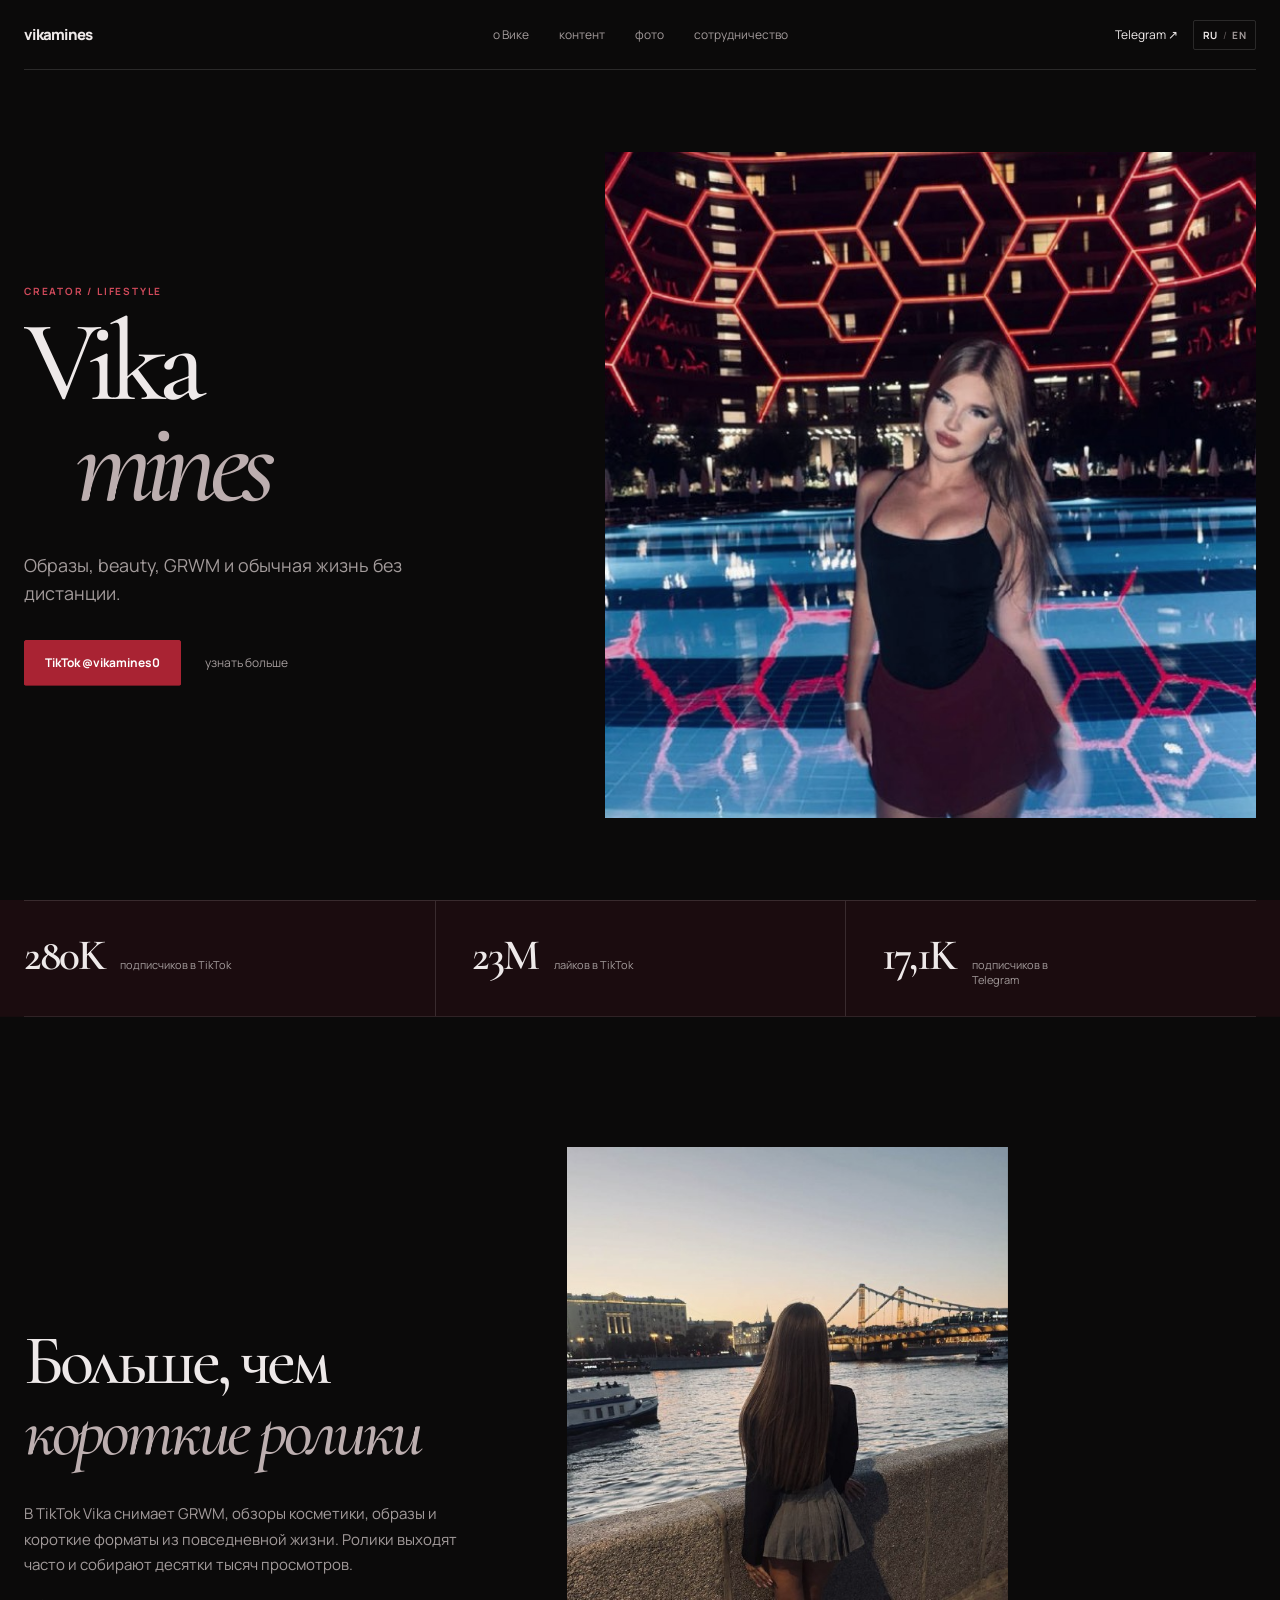
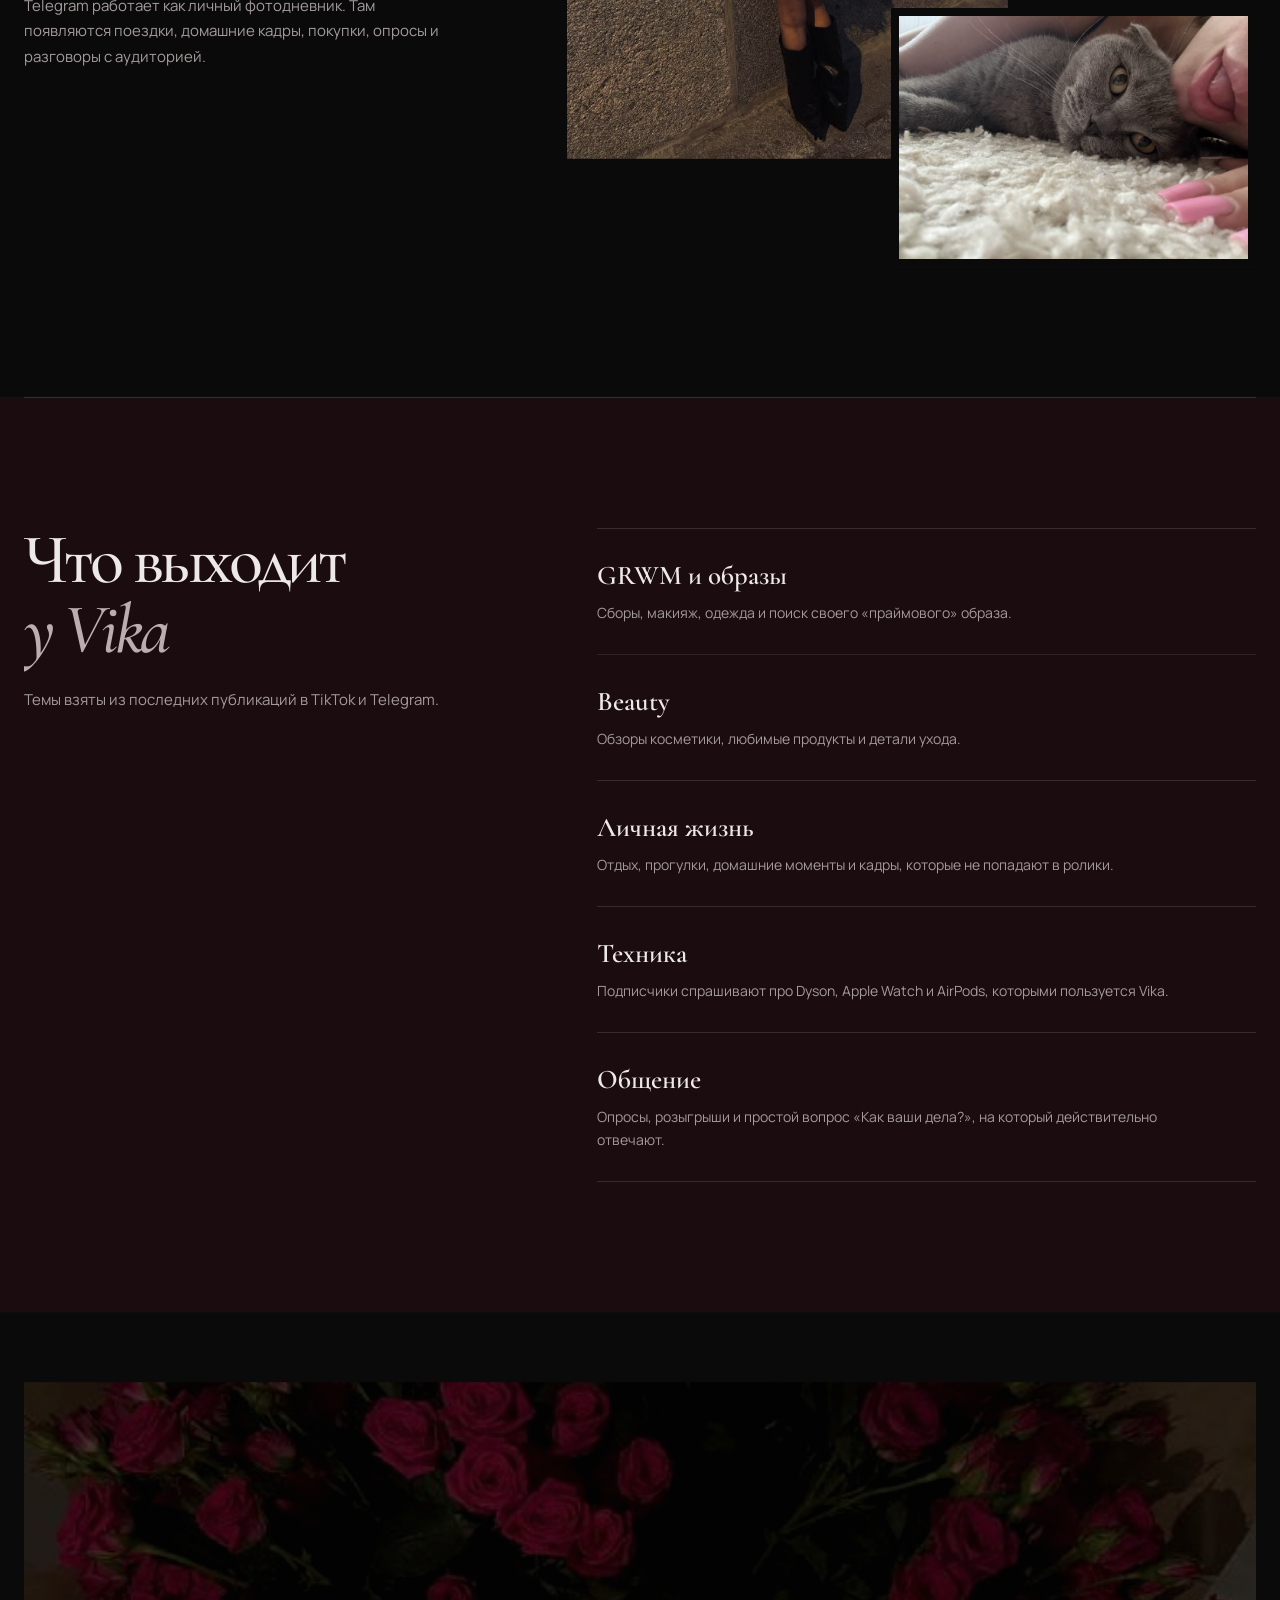
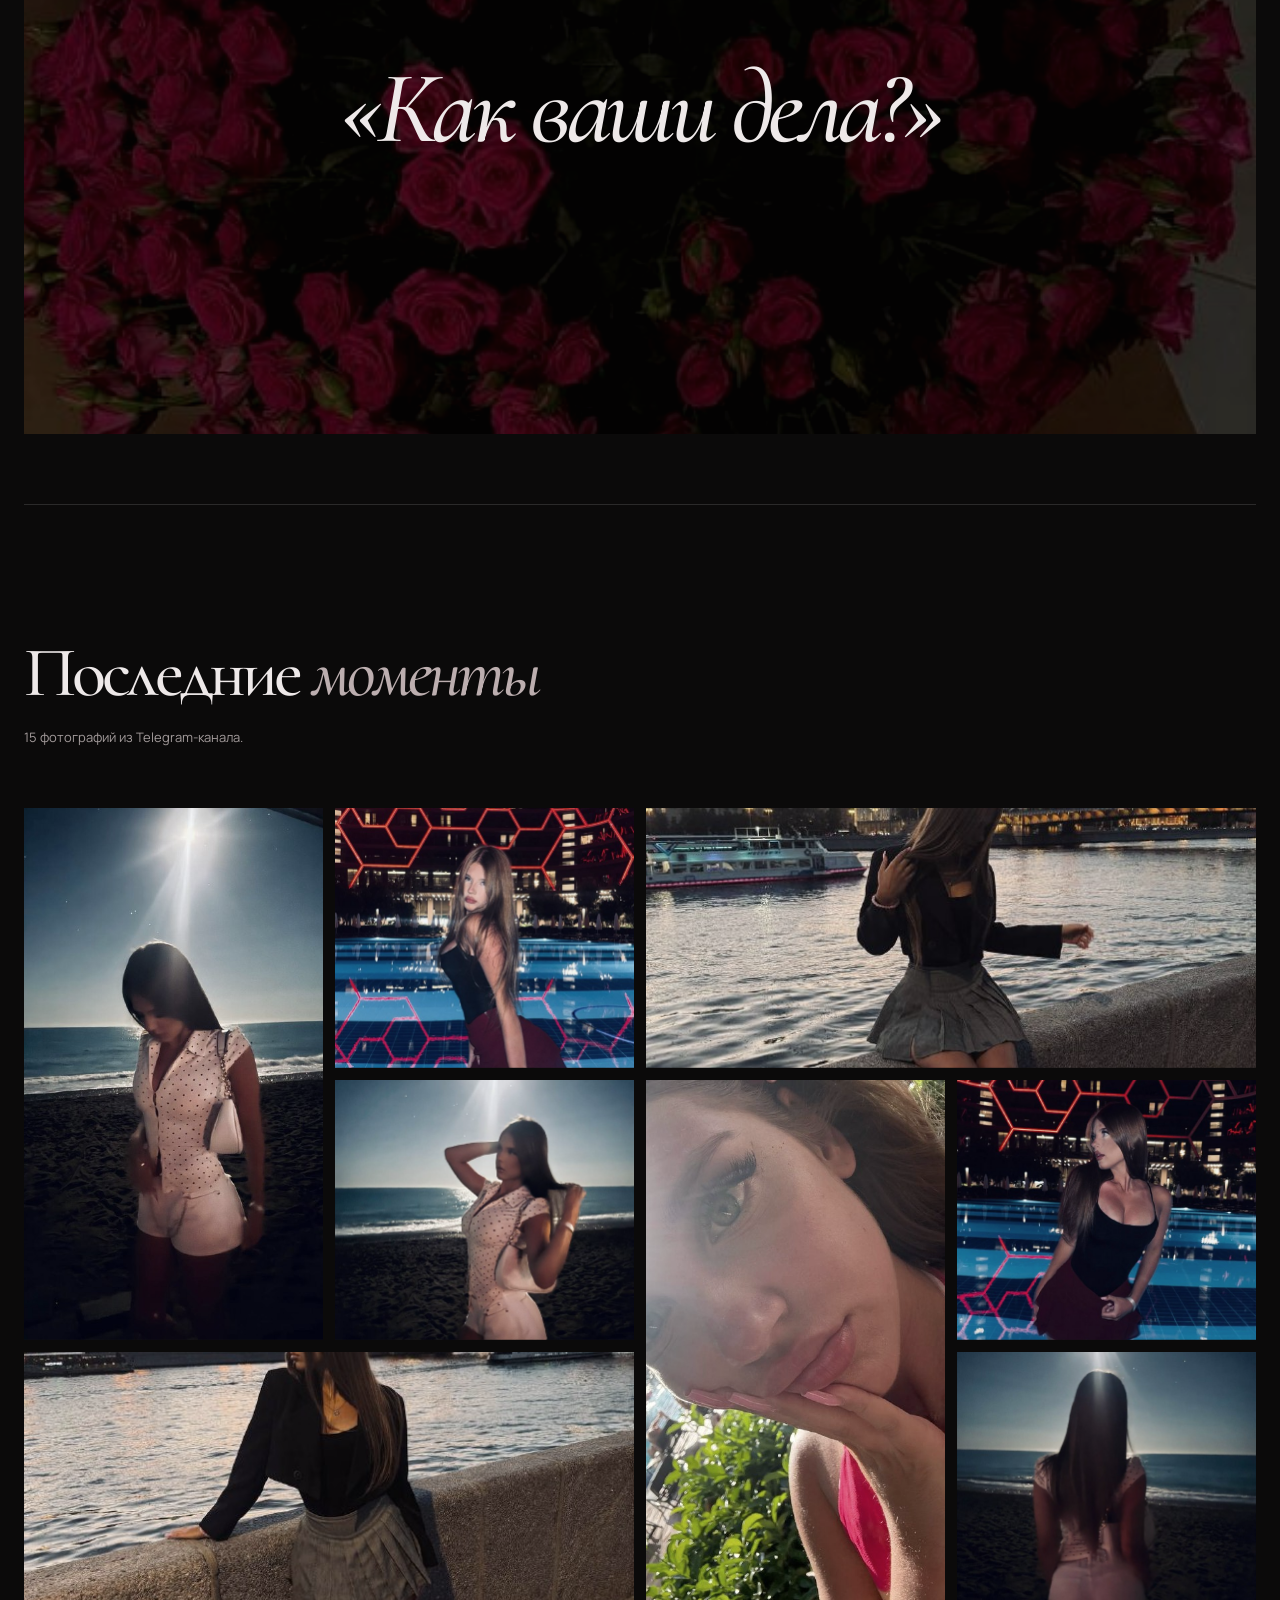
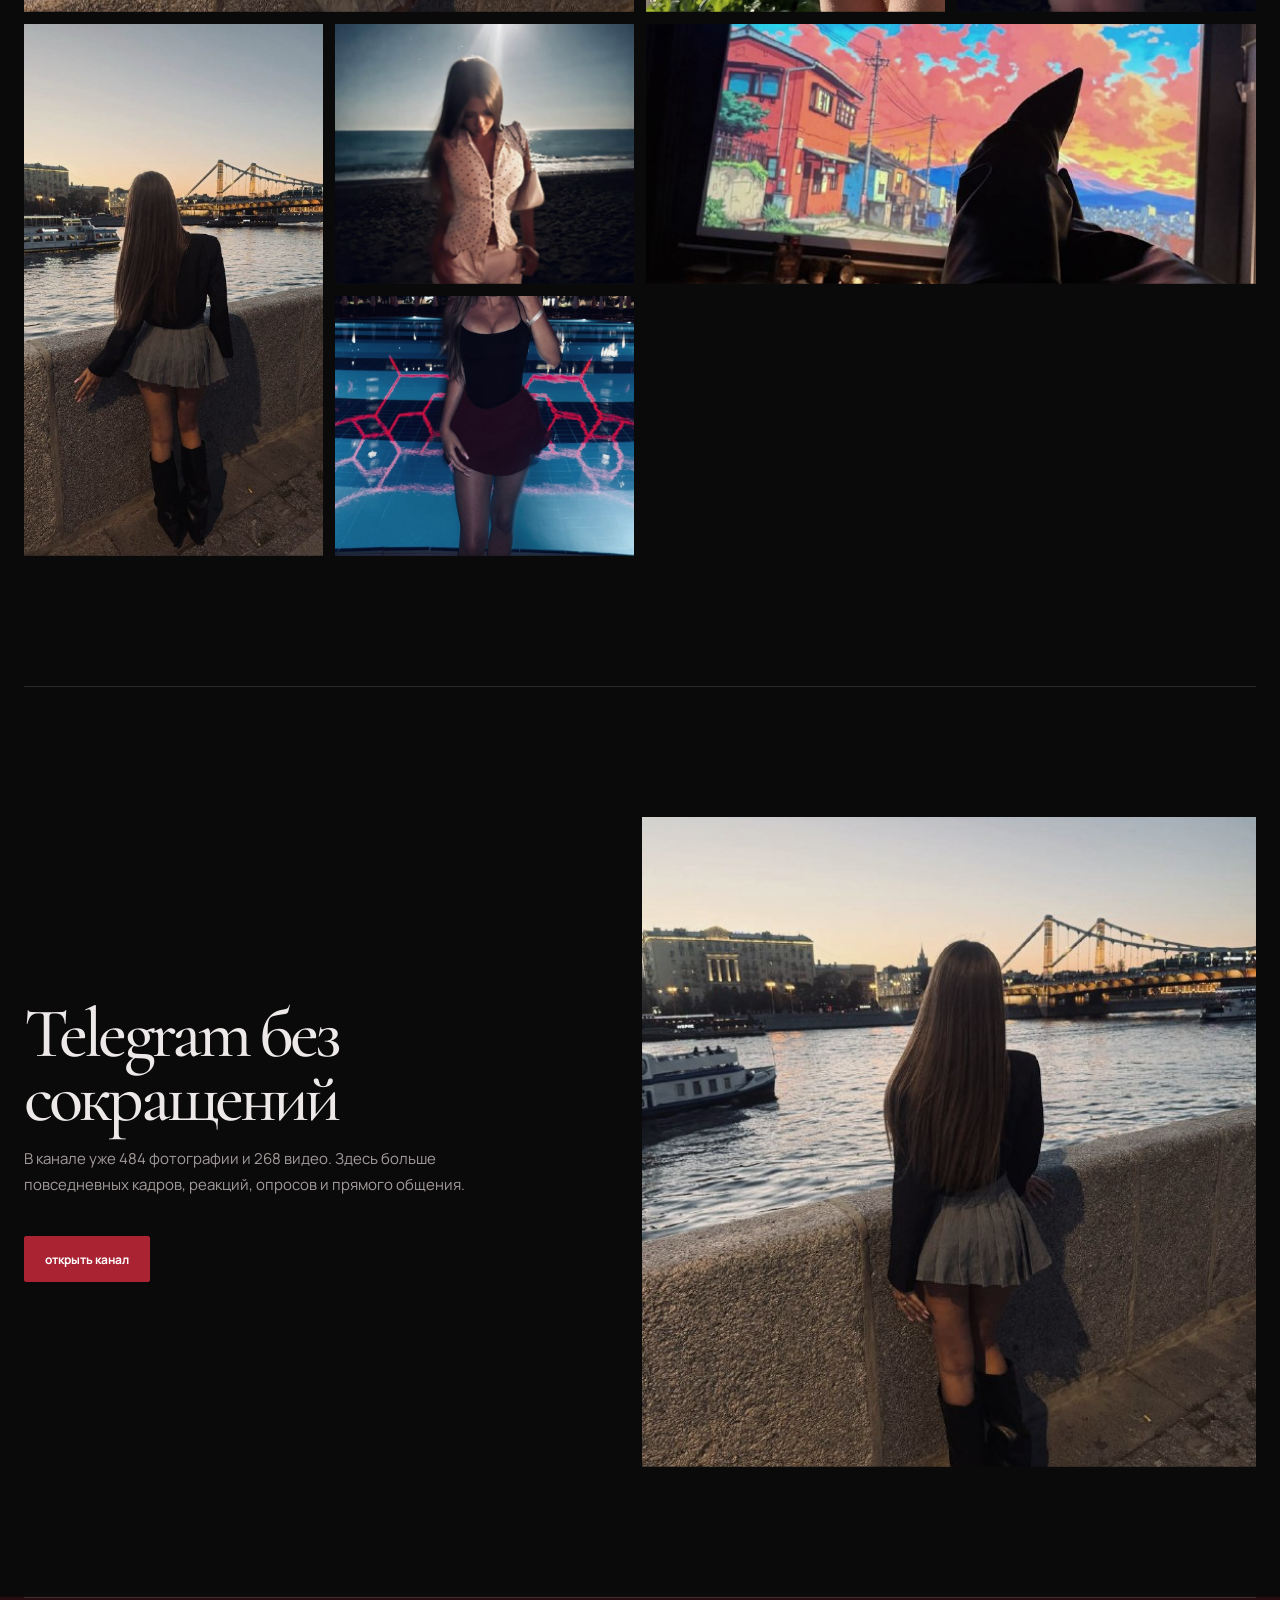
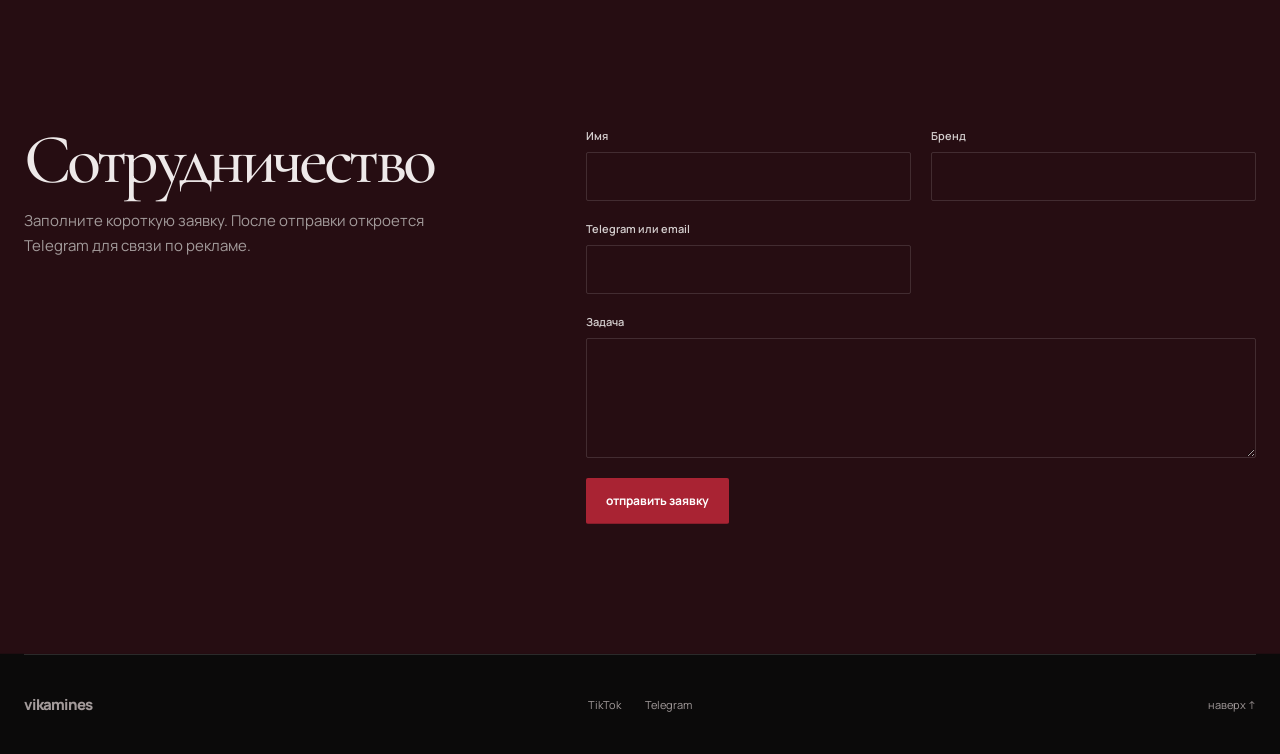
<file: index.html>
<!doctype html>
<html lang="ru">
<head>
  <meta charset="utf-8">
  <meta name="viewport" content="width=device-width, initial-scale=1">
  <meta name="description" content="Vikamines: TikTok, Telegram, образы, beauty и моменты из жизни">
  <title>Vikamines</title>
  <link rel="preload" href="assets/images/vika-6.jpg" as="image">
  <link rel="icon" href="favicon.jpg">
  <link rel="stylesheet" href="styles.css">
</head>
<body id="top">
  <div class="rose-rain" aria-hidden="true"></div>

  <header class="site-header">
    <a class="logo" href="#top">vikamines</a>
    <nav aria-label="Основная навигация">
      <a href="about.html" data-ru="о Вике" data-en="about">о Вике</a>
      <a href="services.html" data-ru="контент" data-en="content">контент</a>
      <a href="portfolio.html" data-ru="фото" data-en="photos">фото</a>
      <a href="contact.html" data-ru="сотрудничество" data-en="collabs">сотрудничество</a>
    </nav>
    <div class="header-tools">
      <a class="header-link" href="https://t.me/vikamines" target="_blank" rel="noreferrer">Telegram ↗</a>
      <button class="lang-button" type="button" data-lang-toggle aria-label="Switch language"><span data-lang-option="ru">RU</span><i aria-hidden="true">/</i><span data-lang-option="en">EN</span></button>
    </div>
  </header>

  <main>
    <section class="hero">
      <div class="hero-copy reveal-up">
        <p class="eyebrow">creator / lifestyle</p>
        <h1>Vika<em>mines</em></h1>
        <p class="hero-lead">Образы, beauty, GRWM и обычная жизнь без дистанции.</p>
        <div class="hero-actions">
          <a class="button" href="https://www.tiktok.com/@vikamines0" target="_blank" rel="noreferrer">TikTok @vikamines0</a>
          <a class="plain-link" href="#about">узнать больше</a>
        </div>
      </div>
      <figure class="hero-photo photo-reveal">
        <img src="assets/images/vika-6.jpg" alt="Vikamines у бассейна">
      </figure>
    </section>

    <section class="numbers" aria-label="Аудитория Vikamines">
      <div><strong>280K</strong><span>подписчиков в TikTok</span></div>
      <div><strong>23M</strong><span>лайков в TikTok</span></div>
      <div><strong>17,1K</strong><span>подписчиков в Telegram</span></div>
    </section>

    <section class="intro section" id="about">
      <div class="intro-copy reveal-left">
        <h2><span data-ru="Больше, чем" data-en="More than">Больше, чем</span> <em data-ru="короткие ролики" data-en="short videos">короткие ролики</em></h2>
        <p>В TikTok Vika снимает GRWM, обзоры косметики, образы и короткие форматы из повседневной жизни. Ролики выходят часто и собирают десятки тысяч просмотров.</p>
        <p>Telegram работает как личный фотодневник. Там появляются поездки, домашние кадры, покупки, опросы и разговоры с аудиторией.</p>
      </div>
      <div class="intro-photos">
        <figure class="media portrait photo-reveal"><img src="assets/images/vika-13.jpg" alt="Портрет Vikamines"></figure>
        <figure class="media landscape photo-reveal"><img src="assets/images/vika-12.jpg" alt="Vikamines с котом"></figure>
      </div>
    </section>

    <section class="content-section section" id="content">
      <div class="content-heading reveal-up">
        <h2><span data-ru="Что выходит" data-en="What Vika">Что выходит</span> <em data-ru="у Vika" data-en="posts">у Vika</em></h2>
        <p>Темы взяты из последних публикаций в TikTok и Telegram.</p>
      </div>
      <div class="content-list">
        <article class="reveal-left"><span>GRWM и образы</span><p>Сборы, макияж, одежда и поиск своего «праймового» образа.</p></article>
        <article class="reveal-right"><span>Beauty</span><p>Обзоры косметики, любимые продукты и детали ухода.</p></article>
        <article class="reveal-left"><span>Личная жизнь</span><p>Отдых, прогулки, домашние моменты и кадры, которые не попадают в ролики.</p></article>
        <article class="reveal-right"><span>Техника</span><p>Подписчики спрашивают про Dyson, Apple Watch и AirPods, которыми пользуется Vika.</p></article>
        <article class="reveal-left"><span>Общение</span><p>Опросы, розыгрыши и простой вопрос «Как ваши дела?», на который действительно отвечают.</p></article>
      </div>
    </section>

    <section class="rose-break section">
      <figure class="rose-photo photo-reveal"><img src="assets/images/vika-11.jpg" alt="Букет красных роз"></figure>
      <blockquote class="reveal-up">«Как ваши дела?»</blockquote>
    </section>

    <section class="gallery-section section" id="gallery">
      <div class="gallery-heading reveal-up">
        <h2><span data-ru="Последние" data-en="Latest">Последние</span> <em data-ru="моменты" data-en="moments">моменты</em></h2>
        <p>15 фотографий из Telegram-канала.</p>
      </div>
      <div class="masonry-gallery">
        <figure class="media tall photo-reveal"><img src="assets/images/vika-1.jpg" alt="Vikamines у моря"></figure>
        <figure class="media photo-reveal"><img src="assets/images/vika-9.jpg" alt="Вечерний образ Vikamines у бассейна"></figure>
        <figure class="media wide photo-reveal"><img src="assets/images/vika-14.jpg" alt="Vikamines на набережной"></figure>
        <figure class="media photo-reveal"><img src="assets/images/vika-2.jpg" alt="Летний образ Vikamines"></figure>
        <figure class="media tall photo-reveal"><img src="assets/images/vika-10.jpg" alt="Крупный портрет Vikamines"></figure>
        <figure class="media photo-reveal"><img src="assets/images/vika-7.jpg" alt="Vikamines вечером у бассейна"></figure>
        <figure class="media wide photo-reveal"><img src="assets/images/vika-15.jpg" alt="Vikamines у реки"></figure>
        <figure class="media photo-reveal"><img src="assets/images/vika-3.jpg" alt="Vikamines на пляже"></figure>
        <figure class="media tall photo-reveal"><img src="assets/images/vika-16.jpg" alt="Вечерняя прогулка Vikamines"></figure>
        <figure class="media photo-reveal"><img src="assets/images/vika-4.jpg" alt="Vikamines на фоне моря"></figure>
        <figure class="media wide photo-reveal"><img src="assets/images/vika-17.jpg" alt="Отдых Vikamines"></figure>
        <figure class="media photo-reveal"><img src="assets/images/vika-8.jpg" alt="Образ Vikamines у бассейна"></figure>
      </div>
    </section>

    <section class="telegram-section section">
      <div class="telegram-copy reveal-left">
        <h2>Telegram без сокращений</h2>
        <p>В канале уже 484 фотографии и 268 видео. Здесь больше повседневных кадров, реакций, опросов и прямого общения.</p>
        <a class="button" href="https://t.me/vikamines" target="_blank" rel="noreferrer">открыть канал</a>
      </div>
      <figure class="telegram-photo photo-reveal"><img src="assets/images/vika-13.jpg" alt="Vikamines крупным планом"></figure>
    </section>

    <section class="collab section" id="collab">
      <div class="collab-copy reveal-left">
        <h2>Сотрудничество</h2>
        <p>Заполните короткую заявку. После отправки откроется Telegram для связи по рекламе.</p>
      </div>
      <form class="collab-form reveal-right" data-collab-form>
        <label><span>Имя</span><input name="name" autocomplete="name" required></label>
        <label><span>Бренд</span><input name="brand" autocomplete="organization" required></label>
        <label><span>Telegram или email</span><input name="contact" required></label>
        <label><span>Задача</span><textarea name="brief" rows="4" required></textarea></label>
        <button class="button" type="submit">отправить заявку</button>
        <p class="form-status" role="status" aria-live="polite"></p>
      </form>
    </section>
  </main>

  <footer>
    <a class="logo" href="#top">vikamines</a>
    <div><a href="https://www.tiktok.com/@vikamines0" target="_blank" rel="noreferrer">TikTok</a><a href="https://t.me/vikamines" target="_blank" rel="noreferrer">Telegram</a></div>
    <a href="#top">наверх ↑</a>
  </footer>

  <script src="motion.js" defer></script>
  <script src="form.js" defer></script>
  <script src="lang.js" defer></script>
</body>
</html>
</file>
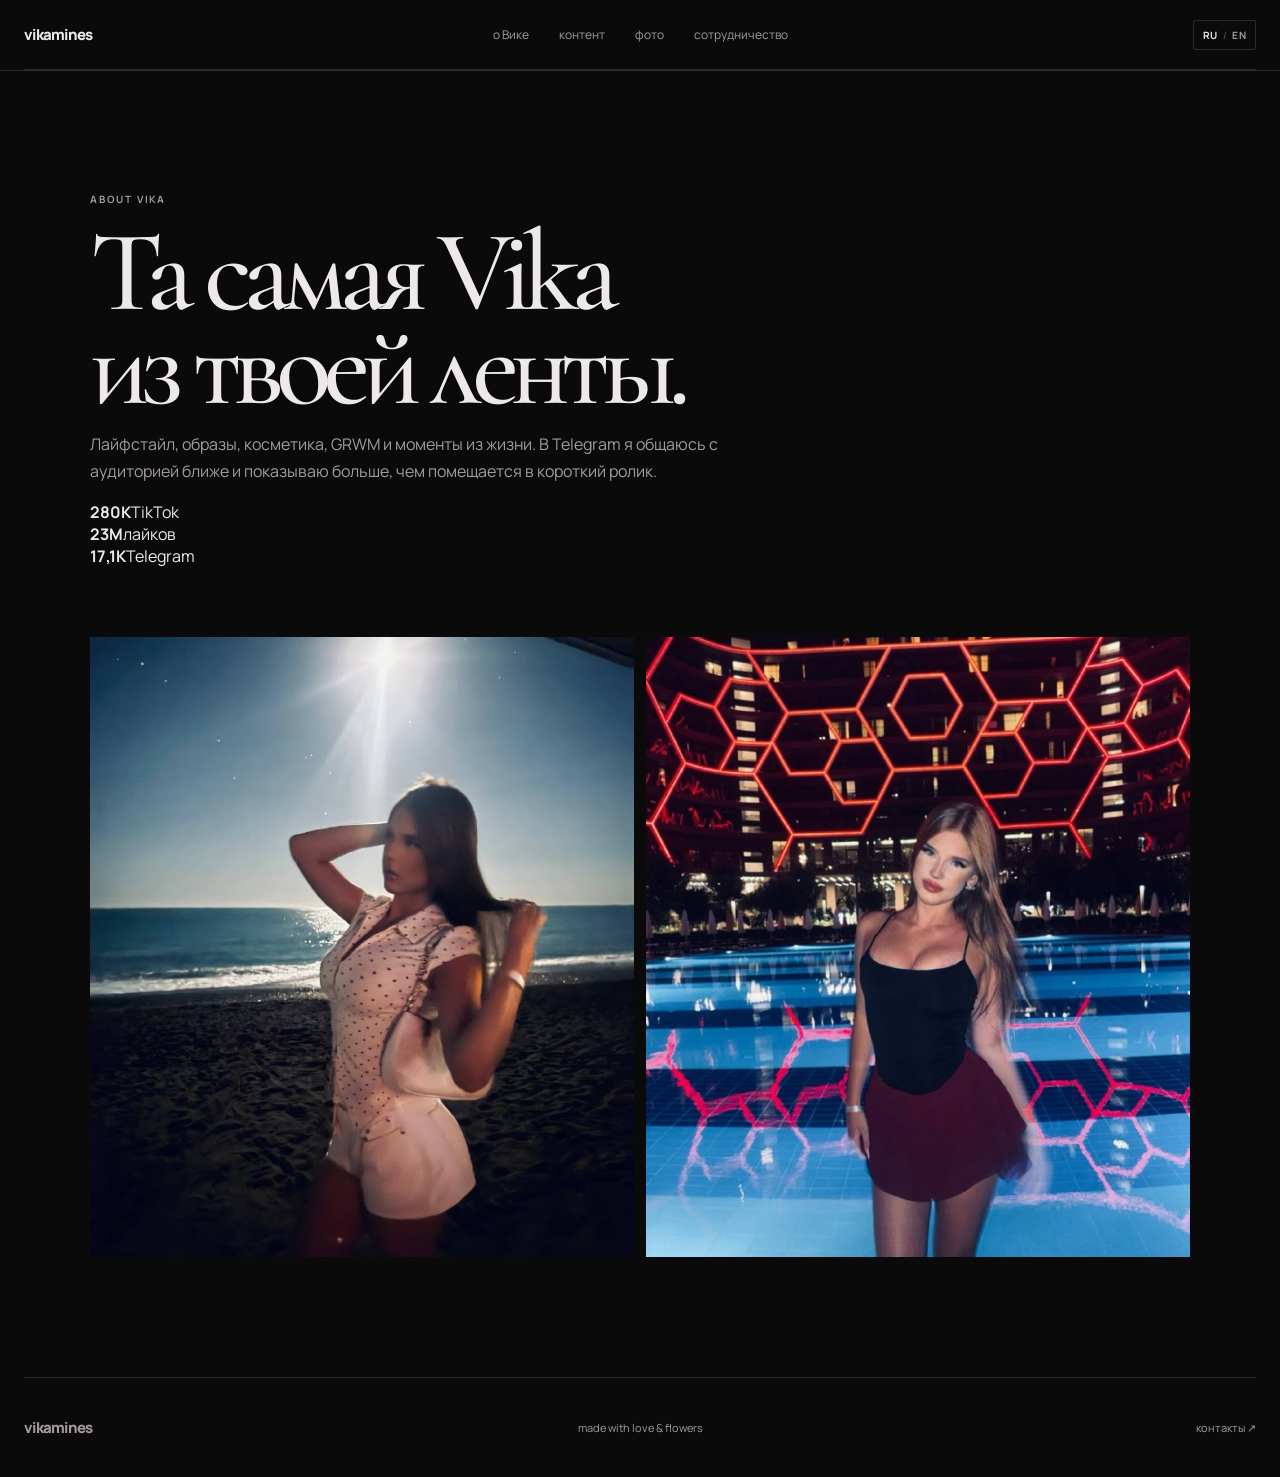
<file: about.html>
<!doctype html><html lang="ru"><head><meta charset="utf-8"><meta name="viewport" content="width=device-width,initial-scale=1"><title>Обо мне | Vikamines</title><link rel="icon" href="favicon.jpg"><link rel="stylesheet" href="styles.css"></head><body>
<div class="flowers" aria-hidden="true"></div><div class="page-header"><header class="site-header"><a class="logo" href="index.html">vikamines</a><nav><a href="about.html" data-ru="о Вике" data-en="about">о Вике</a><a href="services.html" data-ru="контент" data-en="content">контент</a><a href="portfolio.html" data-ru="фото" data-en="photos">фото</a><a href="contact.html" data-ru="сотрудничество" data-en="collabs">сотрудничество</a></nav><div class="header-tools"><button class="lang-button" type="button" data-lang-toggle aria-label="Switch language"><span data-lang-option="ru">RU</span><i aria-hidden="true">/</i><span data-lang-option="en">EN</span></button></div></header></div>
<main class="page-main"><section class="page-hero reveal"><p class="eyebrow">about vika</p><h1 data-ru="Та самая Vika из твоей ленты." data-en="The Vika from your feed.">Та самая Vika из твоей ленты.</h1><p data-ru="Лайфстайл, образы, косметика, GRWM и моменты из жизни. В Telegram я общаюсь с аудиторией ближе и показываю больше, чем помещается в короткий ролик." data-en="Lifestyle, looks, beauty, GRWM and everyday moments. Telegram is where I stay closer to my audience and share more than fits into a short video.">Лайфстайл, образы, косметика, GRWM и моменты из жизни. В Telegram я общаюсь с аудиторией ближе и показываю больше, чем помещается в короткий ролик.</p><div class="stats"><div><strong>280K</strong><span>TikTok</span></div><div><strong>23M</strong><span>лайков</span></div><div><strong>17,1K</strong><span>Telegram</span></div></div></section>
<section class="page-grid"><figure class="photo reveal"><img src="assets/images/vika-2.jpg" alt="Vikamines у моря"></figure><figure class="photo reveal"><img src="assets/images/vika-6.jpg" alt="Vikamines у бассейна"></figure></section></main>
<footer><a class="logo" href="index.html">vikamines</a><span>made with love &amp; flowers</span><a href="contact.html">контакты ↗</a></footer><script src="lang.js" defer></script><script src="motion.js" defer></script></body></html>
</file>
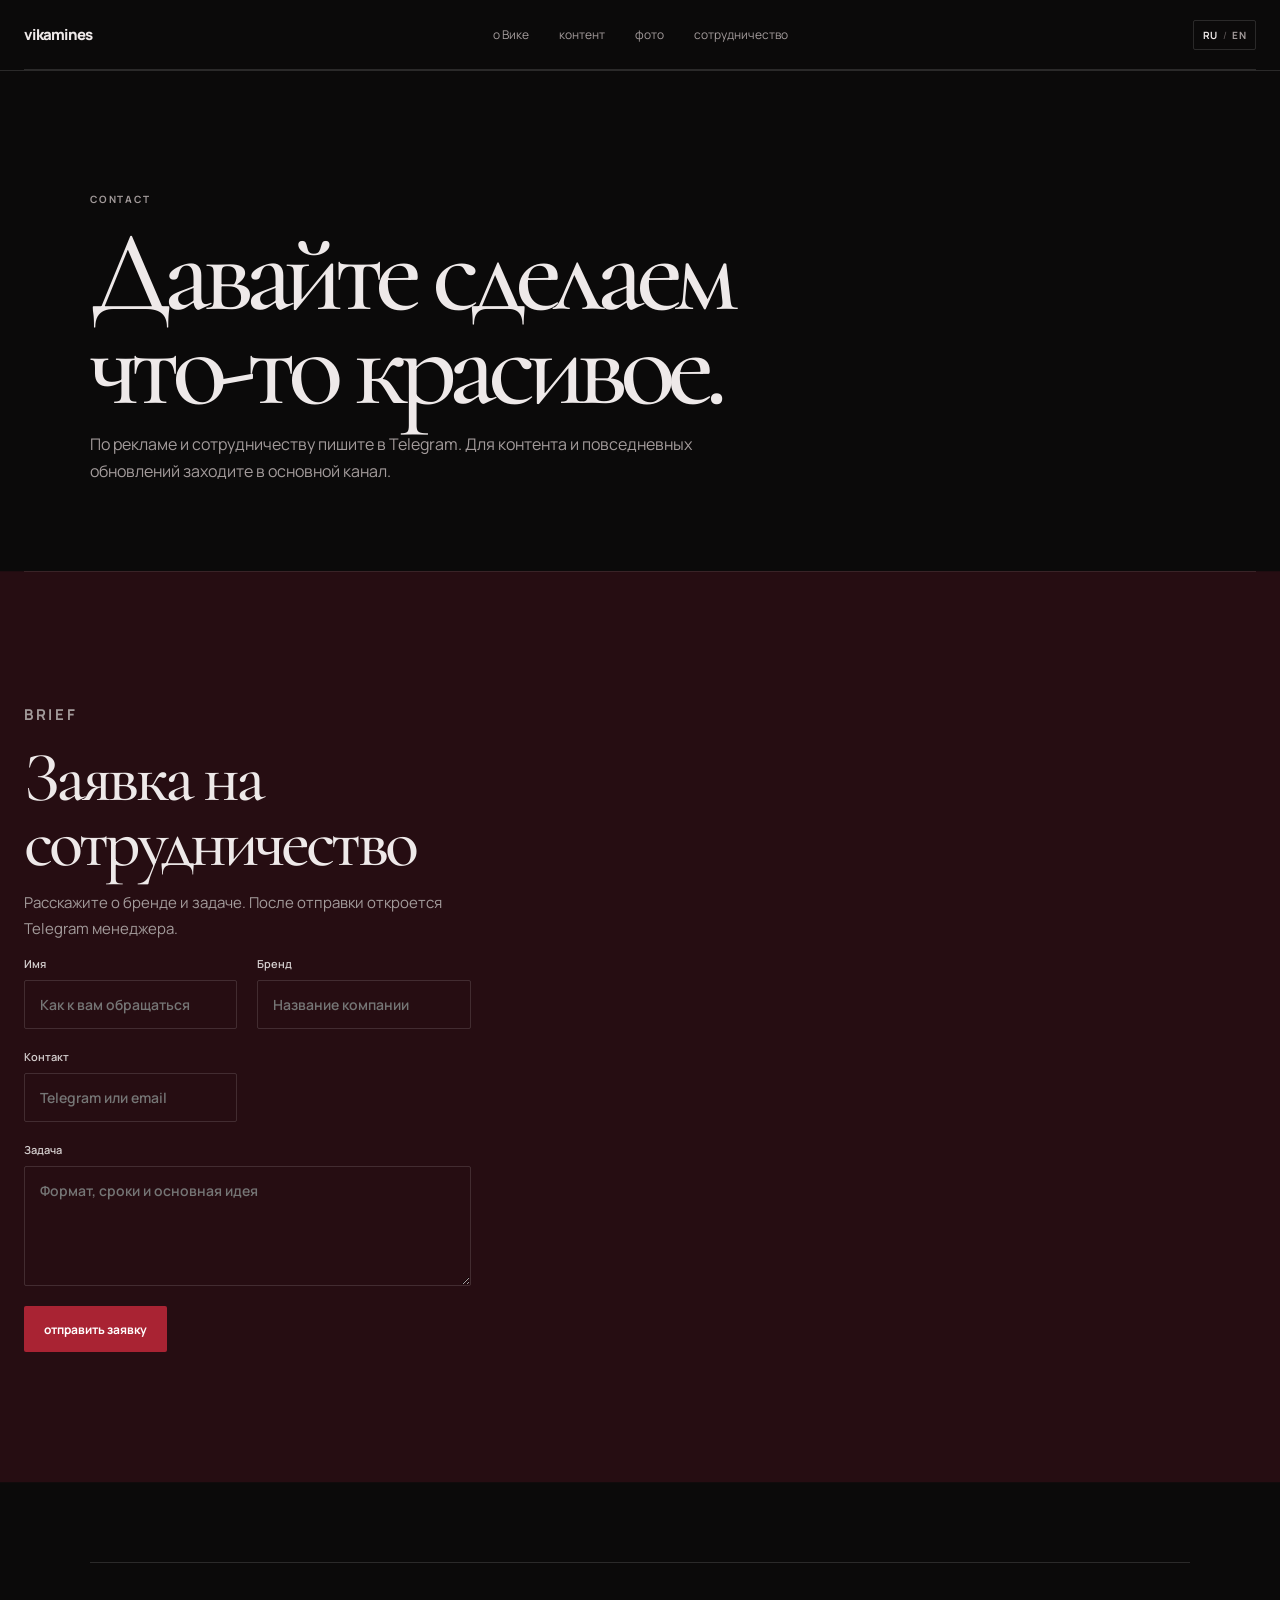
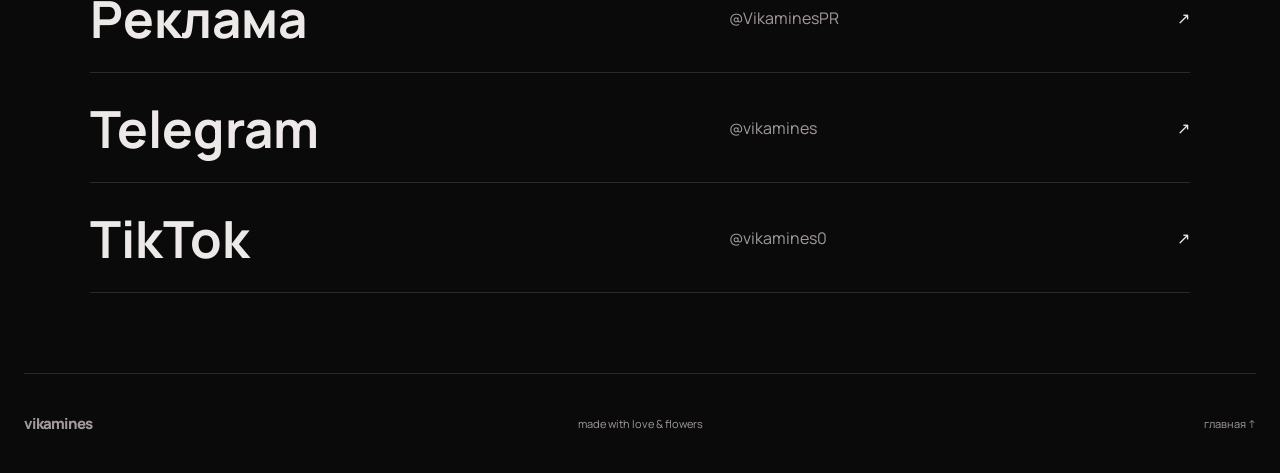
<file: contact.html>
<!doctype html><html lang="ru"><head><meta charset="utf-8"><meta name="viewport" content="width=device-width,initial-scale=1"><title>Контакты | Vikamines</title><link rel="icon" href="favicon.jpg"><link rel="stylesheet" href="styles.css"></head><body>
<div class="flowers" aria-hidden="true"></div><div class="page-header"><header class="site-header"><a class="logo" href="index.html">vikamines</a><nav><a href="about.html" data-ru="о Вике" data-en="about">о Вике</a><a href="services.html" data-ru="контент" data-en="content">контент</a><a href="portfolio.html" data-ru="фото" data-en="photos">фото</a><a href="contact.html" data-ru="сотрудничество" data-en="collabs">сотрудничество</a></nav><div class="header-tools"><button class="lang-button" type="button" data-lang-toggle aria-label="Switch language"><span data-lang-option="ru">RU</span><i aria-hidden="true">/</i><span data-lang-option="en">EN</span></button></div></header></div>
<main class="page-main"><section class="page-hero reveal"><p class="eyebrow">contact</p><h1 data-ru="Давайте сделаем что-то красивое." data-en="Let us make something beautiful.">Давайте сделаем что-то красивое.</h1><p data-ru="По рекламе и сотрудничеству пишите в Telegram. Для контента и повседневных обновлений заходите в основной канал." data-en="For advertising and collaborations, message us on Telegram. For content and everyday updates, join the main channel.">По рекламе и сотрудничеству пишите в Telegram. Для контента и повседневных обновлений заходите в основной канал.</p></section>
<section class="collab section reveal"><div class="collab-card"><div class="collab-copy"><p class="eyebrow">brief</p><h2>Заявка на сотрудничество</h2><p>Расскажите о бренде и задаче. После отправки откроется Telegram менеджера.</p></div><form class="collab-form" data-collab-form><label><span>Имя</span><input name="name" autocomplete="name" required placeholder="Как к вам обращаться"></label><label><span>Бренд</span><input name="brand" autocomplete="organization" required placeholder="Название компании"></label><label><span>Контакт</span><input name="contact" required placeholder="Telegram или email"></label><label class="form-wide"><span>Задача</span><textarea name="brief" required rows="4" placeholder="Формат, сроки и основная идея"></textarea></label><button class="button" type="submit">отправить заявку</button><p class="form-status" role="status" aria-live="polite"></p></form></div></section>
<section class="socials section"><div class="social-list"><a class="reveal" href="https://t.me/VikaminesPR" target="_blank" rel="noreferrer"><strong data-ru="Реклама" data-en="Collabs">Реклама</strong><span>@VikaminesPR</span><i>↗</i></a><a class="reveal" href="https://t.me/vikamines" target="_blank" rel="noreferrer"><strong>Telegram</strong><span>@vikamines</span><i>↗</i></a><a class="reveal" href="https://www.tiktok.com/@vikamines0" target="_blank" rel="noreferrer"><strong>TikTok</strong><span>@vikamines0</span><i>↗</i></a></div></section></main>
<footer><a class="logo" href="index.html">vikamines</a><span>made with love &amp; flowers</span><a href="index.html">главная ↑</a></footer><script src="lang.js" defer></script><script src="motion.js" defer></script><script src="form.js" defer></script></body></html>
</file>
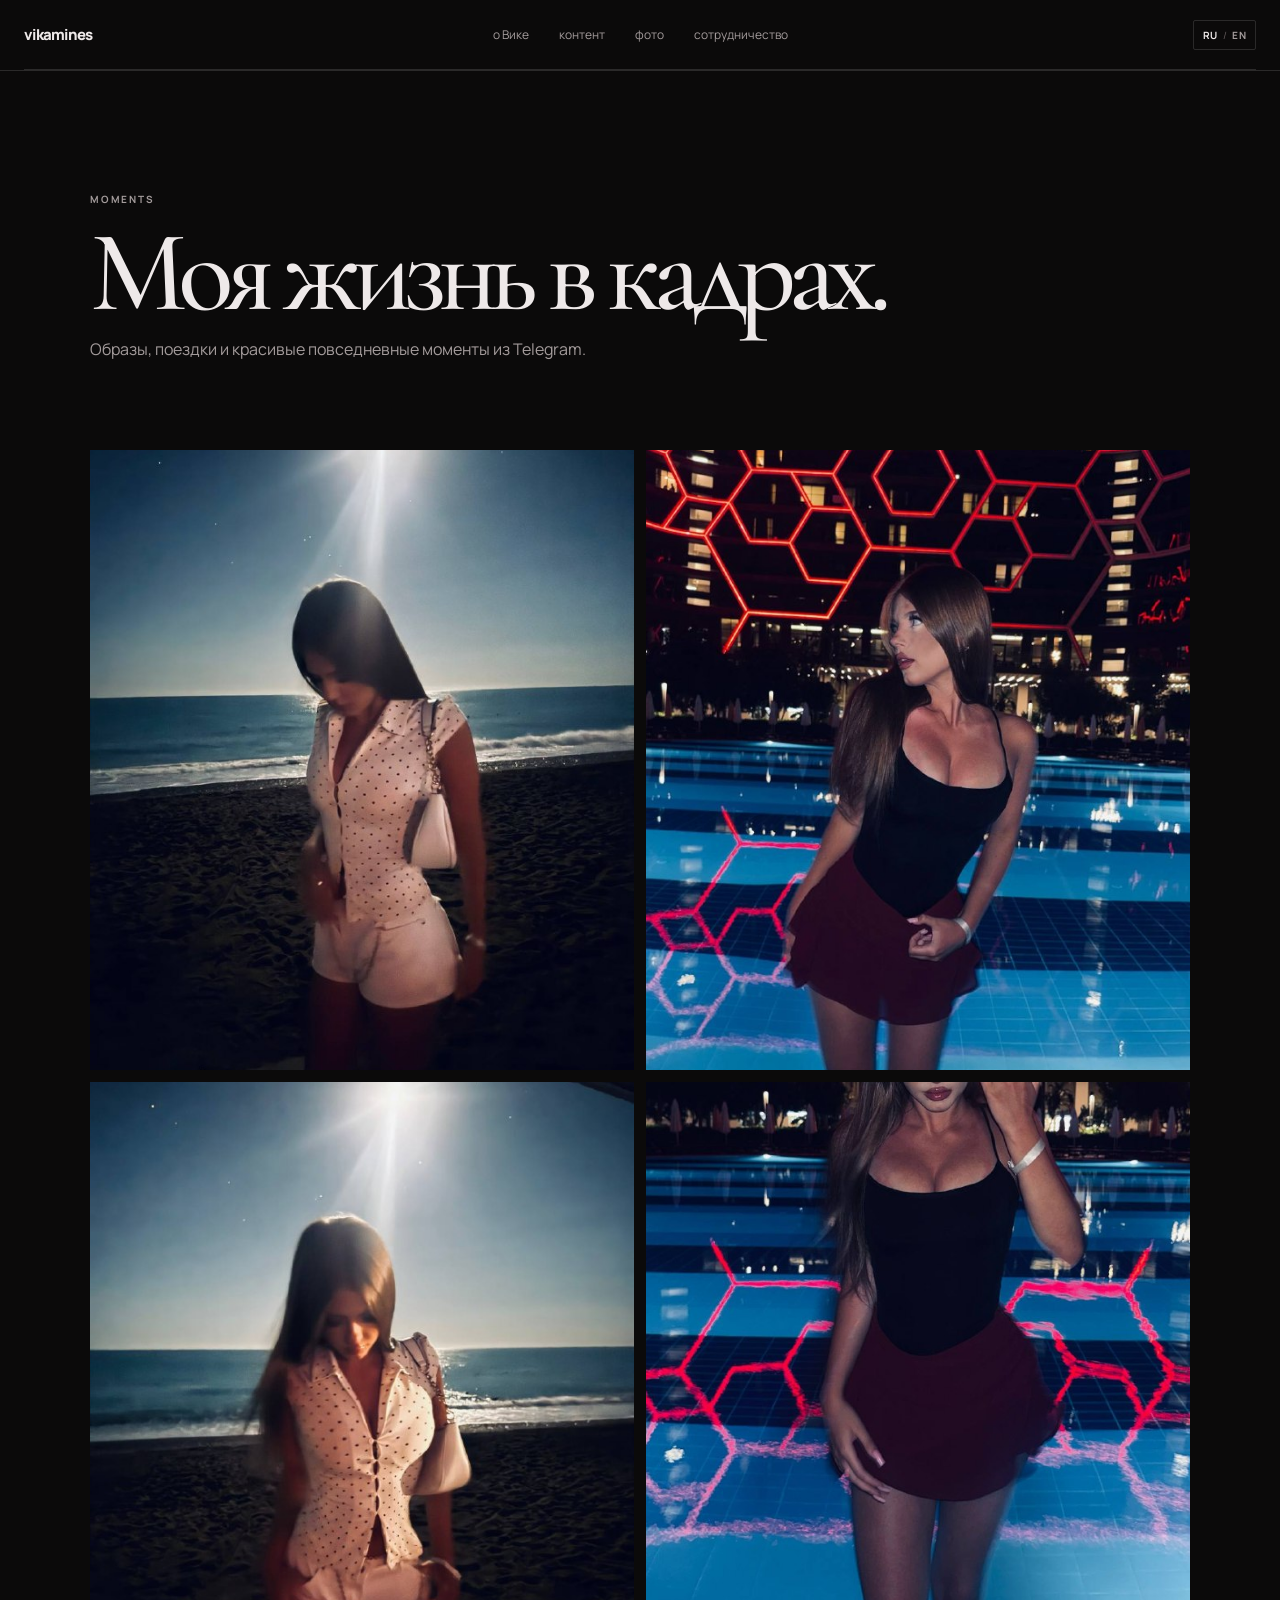
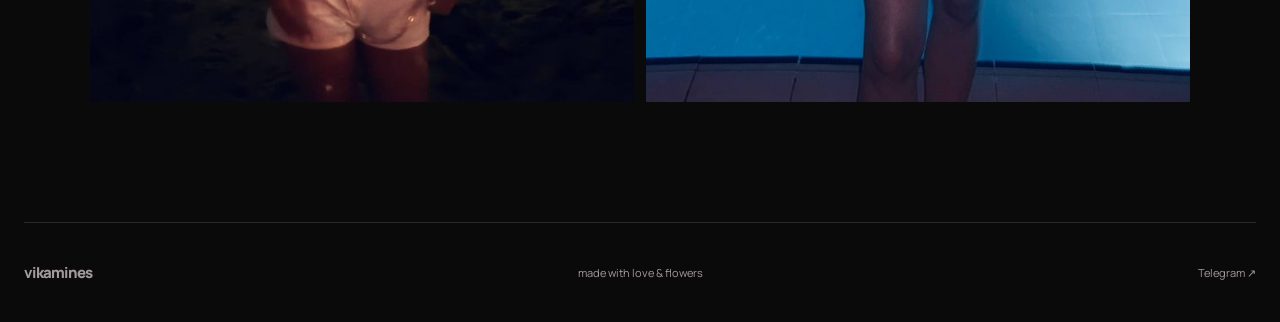
<file: portfolio.html>
<!doctype html><html lang="ru"><head><meta charset="utf-8"><meta name="viewport" content="width=device-width,initial-scale=1"><title>Моменты | Vikamines</title><link rel="icon" href="favicon.jpg"><link rel="stylesheet" href="styles.css"></head><body>
<div class="flowers" aria-hidden="true"></div><div class="page-header"><header class="site-header"><a class="logo" href="index.html">vikamines</a><nav><a href="about.html" data-ru="о Вике" data-en="about">о Вике</a><a href="services.html" data-ru="контент" data-en="content">контент</a><a href="portfolio.html" data-ru="фото" data-en="photos">фото</a><a href="contact.html" data-ru="сотрудничество" data-en="collabs">сотрудничество</a></nav><div class="header-tools"><button class="lang-button" type="button" data-lang-toggle aria-label="Switch language"><span data-lang-option="ru">RU</span><i aria-hidden="true">/</i><span data-lang-option="en">EN</span></button></div></header></div>
<main class="page-main"><section class="page-hero reveal"><p class="eyebrow">moments</p><h1 data-ru="Моя жизнь в кадрах." data-en="My life in frames.">Моя жизнь в кадрах.</h1><p data-ru="Образы, поездки и красивые повседневные моменты из Telegram." data-en="Looks, trips and beautiful everyday moments from Telegram.">Образы, поездки и красивые повседневные моменты из Telegram.</p></section>
<section class="page-grid"><figure class="photo reveal"><img src="assets/images/vika-1.jpg" alt="Vikamines на берегу"></figure><figure class="photo reveal"><img src="assets/images/vika-7.jpg" alt="Вечерний образ Vikamines"></figure><figure class="photo reveal"><img src="assets/images/vika-4.jpg" alt="Летний образ Vikamines"></figure><figure class="photo reveal"><img src="assets/images/vika-8.jpg" alt="Vikamines у бассейна"></figure></section></main>
<footer><a class="logo" href="index.html">vikamines</a><span>made with love &amp; flowers</span><a href="https://t.me/vikamines" target="_blank" rel="noreferrer">Telegram ↗</a></footer><script src="lang.js" defer></script><script src="motion.js" defer></script></body></html>
</file>
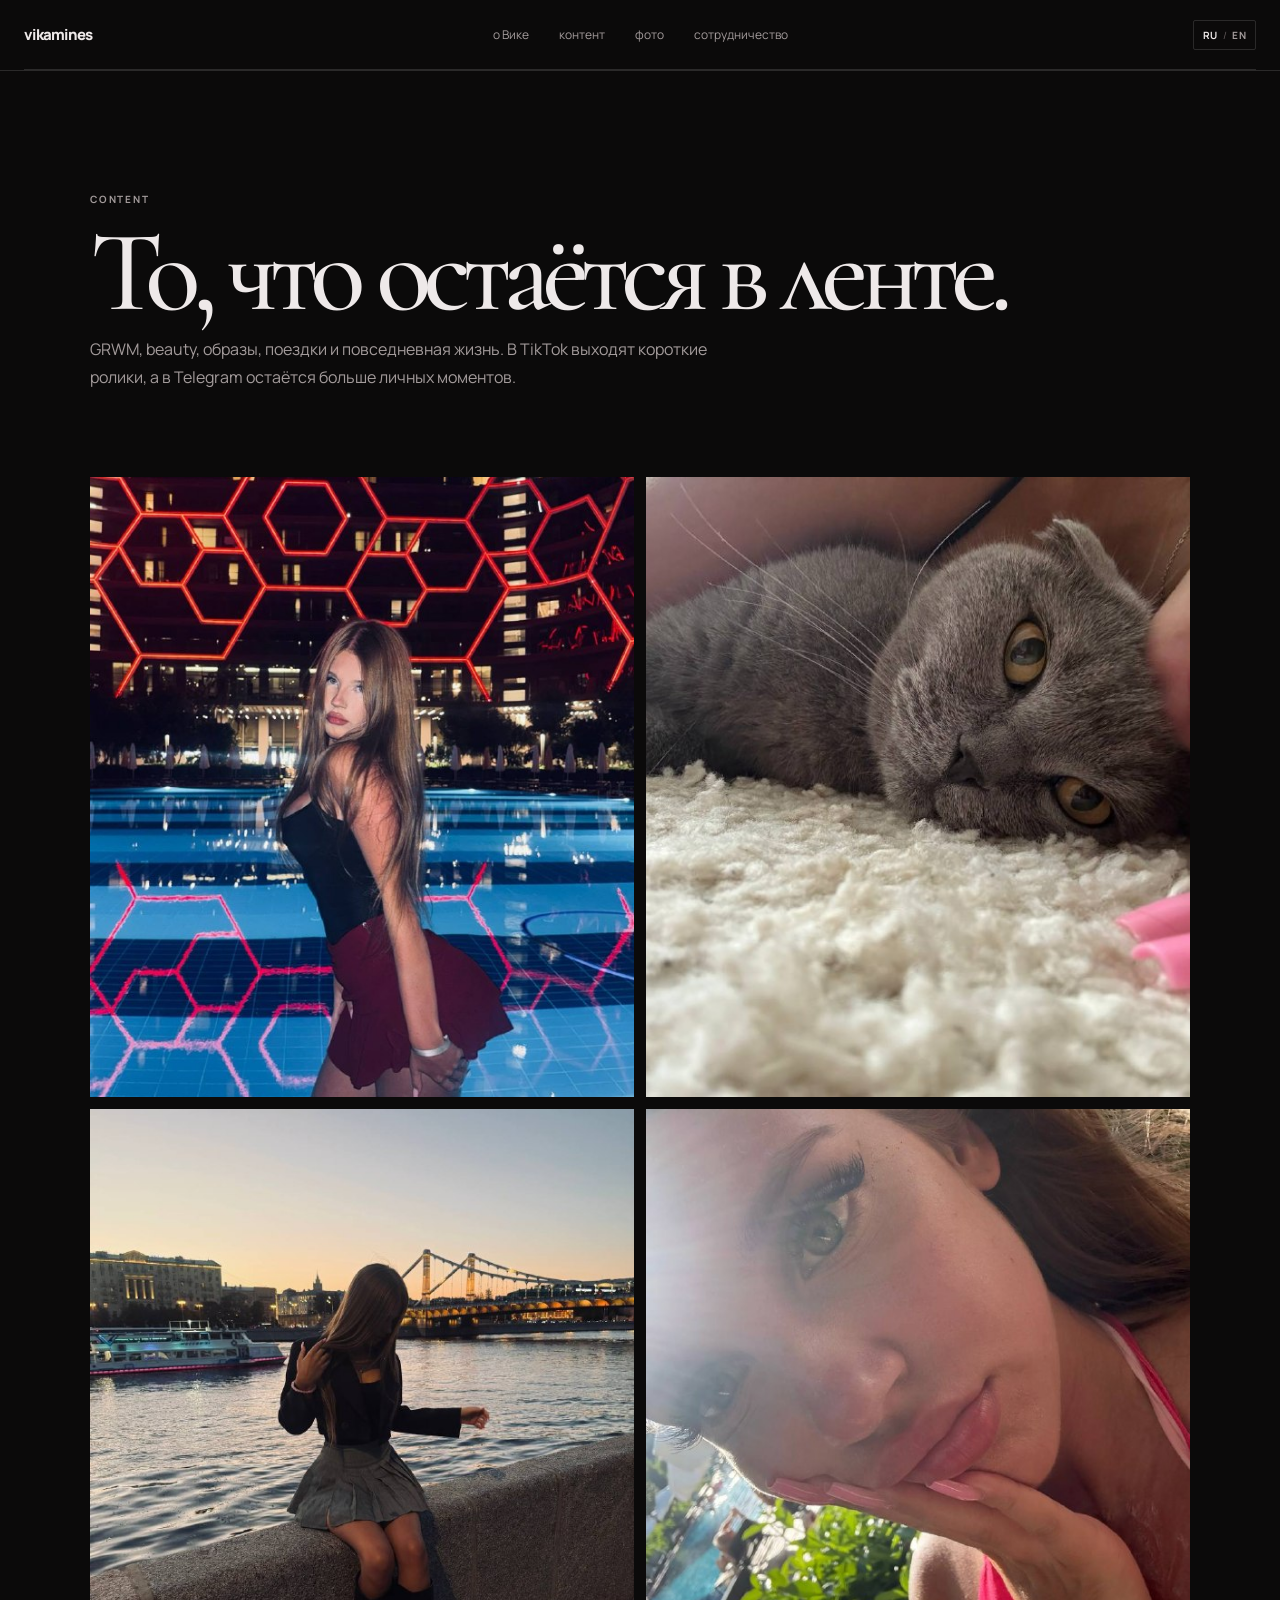
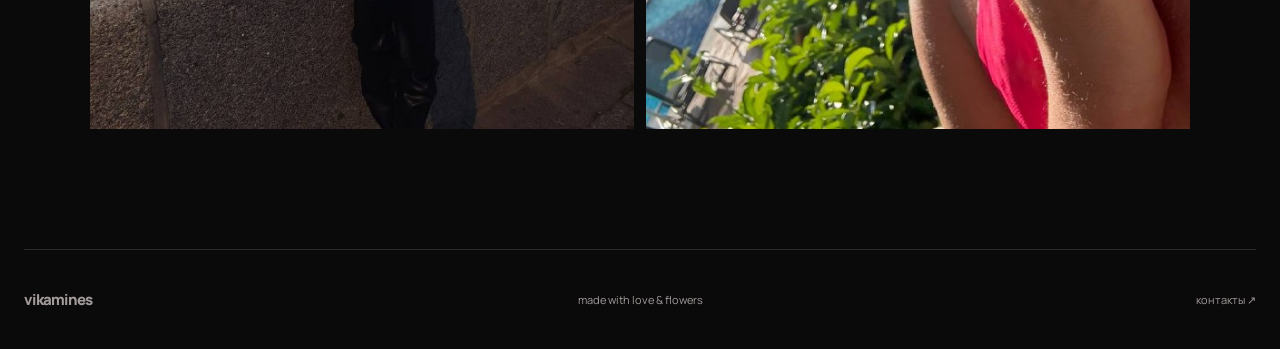
<file: services.html>
<!doctype html><html lang="ru"><head><meta charset="utf-8"><meta name="viewport" content="width=device-width,initial-scale=1"><title>Контент | Vikamines</title><link rel="icon" href="favicon.jpg"><link rel="stylesheet" href="styles.css"></head><body>
<div class="flowers" aria-hidden="true"></div><div class="page-header"><header class="site-header"><a class="logo" href="index.html">vikamines</a><nav><a href="about.html" data-ru="о Вике" data-en="about">о Вике</a><a href="services.html" data-ru="контент" data-en="content">контент</a><a href="portfolio.html" data-ru="фото" data-en="photos">фото</a><a href="contact.html" data-ru="сотрудничество" data-en="collabs">сотрудничество</a></nav><div class="header-tools"><button class="lang-button" type="button" data-lang-toggle aria-label="Switch language"><span data-lang-option="ru">RU</span><i aria-hidden="true">/</i><span data-lang-option="en">EN</span></button></div></header></div>
<main class="page-main"><section class="page-hero reveal"><p class="eyebrow">content</p><h1 data-ru="То, что остаётся в ленте." data-en="The moments that stay in your feed.">То, что остаётся в ленте.</h1><p data-ru="GRWM, beauty, образы, поездки и повседневная жизнь. В TikTok выходят короткие ролики, а в Telegram остаётся больше личных моментов." data-en="GRWM, beauty, looks, travel and everyday life. TikTok carries the short videos, while Telegram keeps the personal moments.">GRWM, beauty, образы, поездки и повседневная жизнь. В TikTok выходят короткие ролики, а в Telegram остаётся больше личных моментов.</p></section>
<section class="page-grid"><figure class="photo reveal"><img src="assets/images/vika-9.jpg" alt="Вечерний образ Vikamines"></figure><figure class="photo reveal"><img src="assets/images/vika-12.jpg" alt="Домашний момент Vikamines с котом"></figure><figure class="photo reveal"><img src="assets/images/vika-14.jpg" alt="Vikamines на прогулке"></figure><figure class="photo reveal"><img src="assets/images/vika-10.jpg" alt="Beauty-портрет Vikamines"></figure></section></main>
<footer><a class="logo" href="index.html">vikamines</a><span>made with love &amp; flowers</span><a href="contact.html">контакты ↗</a></footer><script src="lang.js" defer></script><script src="motion.js" defer></script></body></html>
</file>
<file: styles.css>
@import url('https://fonts.googleapis.com/css2?family=Cormorant+Garamond:ital,wght@0,500;0,600;1,500&family=Manrope:wght@400;500;600;700&display=swap');

:root {
  --bg:#0b0a0a;
  --surface:#121010;
  --wine:#1b0c0f;
  --wine-deep:#260d12;
  --text:#eee9e9;
  --muted:#a39b9b;
  --red:#a92333;
  --red-light:#d04a5b;
  --line:rgba(255,255,255,.13);
  --ease:cubic-bezier(.16,1,.3,1);
  --ease-out:cubic-bezier(.23,1,.32,1);
}
*{box-sizing:border-box}
html{scroll-behavior:smooth;background:var(--bg)}
body{margin:0;overflow-x:hidden;background:var(--bg);color:var(--text);font-family:Manrope,Arial,sans-serif}
a{color:inherit;text-decoration:none}
img{width:100%;height:100%;display:block;object-fit:cover}
button,input,textarea{font:inherit}

.site-header,footer,.section,.numbers{width:min(1240px,calc(100% - 48px));margin-inline:auto}
.site-header{height:70px;display:grid;grid-template-columns:1fr auto 1fr;align-items:center;border-bottom:1px solid var(--line)}
.logo{font-size:15px;font-weight:800;letter-spacing:-.05em}
nav{display:flex;gap:30px;color:var(--muted);font-size:12px}
.header-tools{justify-self:end;display:flex;align-items:center;gap:15px}
.header-link{font-size:12px}
.lang-button{display:inline-flex;width:auto;min-width:62px;height:30px;align-items:center;justify-content:center;gap:5px;padding:0 9px;border:1px solid var(--line);border-radius:2px;background:transparent;color:var(--muted);font-size:10px;font-weight:700;letter-spacing:.04em;cursor:pointer;white-space:nowrap;transition:border-color .2s ease,color .2s ease,background .2s ease}
.lang-button i{color:#635b5c;font-style:normal;font-weight:400}
.lang-button [data-lang-option]{transition:color .2s ease}
.lang-button[data-language="ru"] [data-lang-option="ru"],.lang-button[data-language="en"] [data-lang-option="en"]{color:var(--text)}
nav a,.header-link,.plain-link{transition:color .2s ease}

.hero{width:min(1240px,calc(100% - 48px));min-height:calc(100dvh - 70px);margin:auto;display:grid;grid-template-columns:.86fr 1.14fr;gap:7vw;align-items:center;padding-block:54px}
.eyebrow{margin:0 0 18px;color:var(--red-light);font-size:10px;font-weight:700;letter-spacing:.18em;text-transform:uppercase}
h1,h2,blockquote{margin:0;font-family:"Cormorant Garamond",Georgia,serif;text-wrap:balance}
h1{font-size:clamp(4.8rem,9vw,8.5rem);line-height:.82;letter-spacing:-.075em;font-weight:500}
h1 em,h2 em{color:#bcaeaf;font-weight:500;font-style:italic}
h1 em{display:block;margin-left:.44em;padding-bottom:.08em;line-height:.92}
h2 em{display:inline-block;padding-bottom:.05em;line-height:1.08}
.hero-lead{max-width:390px;margin:26px 0 0;color:var(--muted);font-size:clamp(1rem,1.4vw,1.15rem);line-height:1.55}
.hero-actions{display:flex;align-items:center;gap:24px;margin-top:32px}
.button{display:inline-flex;min-height:46px;align-items:center;justify-content:center;padding:0 20px;border:1px solid var(--red);border-radius:2px;background:var(--red);color:#fff;font-size:12px;font-weight:700;white-space:nowrap;cursor:pointer;transition:background .2s ease,transform .2s var(--ease)}
.plain-link{color:var(--muted);font-size:12px}
.hero-photo{height:min(74vh,720px);margin:0;overflow:hidden;background:#171414}
.hero-photo img{object-position:50% 34%;filter:saturate(.76) contrast(1.03)}

.numbers{display:grid;grid-template-columns:repeat(3,1fr);border-block:1px solid var(--line);background:var(--wine);box-shadow:0 0 0 100vmax var(--wine);clip-path:inset(0 -100vmax)}
.numbers div{display:flex;align-items:baseline;gap:16px;padding:28px 0}
.numbers div+div{padding-left:36px;border-left:1px solid var(--line)}
.numbers strong{font-family:"Cormorant Garamond",Georgia,serif;font-size:clamp(2.2rem,3.4vw,3.3rem);font-weight:600;letter-spacing:-.045em}
.numbers span{max-width:120px;color:var(--muted);font-size:11px;line-height:1.35}
.section{padding-block:130px}
h2{font-size:clamp(3rem,5.5vw,5.7rem);line-height:.92;letter-spacing:-.055em;font-weight:500}
.intro{display:grid;grid-template-columns:.78fr 1.22fr;gap:8vw;align-items:center}
.intro-copy p,.content-heading p,.telegram-copy p,.collab-copy p{max-width:570px;color:var(--muted);font-size:15px;line-height:1.7}
.intro-copy p:first-of-type{margin-top:28px}
.intro-photos{position:relative;min-height:720px}
.media{margin:0;overflow:hidden;background:#171414}
.intro-photos .portrait{position:absolute;left:0;top:0;width:64%;height:85%}
.intro-photos .landscape{position:absolute;right:0;bottom:0;width:53%;height:36%;border:8px solid var(--bg)}
.intro-photos img{filter:saturate(.75)}

.content-section{display:grid;grid-template-columns:.82fr 1.18fr;gap:9vw;border-top:1px solid var(--line);background:var(--wine);box-shadow:0 0 0 100vmax var(--wine);clip-path:inset(0 -100vmax)}
.content-heading{position:sticky;top:50px;align-self:start}
.content-list{border-top:1px solid var(--line)}
.content-list article{padding:30px 0;border-bottom:1px solid var(--line)}
.content-list span{display:block;margin-bottom:9px;font-family:"Cormorant Garamond",Georgia,serif;font-size:27px;font-weight:600}
.content-list p{max-width:600px;margin:0;color:var(--muted);font-size:14px;line-height:1.65}

.rose-break{position:relative;min-height:88dvh;display:grid;place-items:center;overflow:hidden}
.rose-photo{position:absolute;inset:70px 0;margin:0;overflow:hidden;opacity:.43}
.rose-photo::after{content:"";position:absolute;inset:0;background:rgba(11,10,10,.28)}
.rose-photo img{filter:saturate(.72) contrast(1.05)}
.rose-break blockquote{position:relative;z-index:1;font-size:clamp(3.3rem,8vw,8rem);font-weight:500;font-style:italic;letter-spacing:-.055em}

.gallery-section{border-top:1px solid var(--line)}
.gallery-heading{margin-bottom:62px}
.gallery-heading p{color:var(--muted);font-size:13px}
.masonry-gallery{display:grid;grid-template-columns:repeat(4,1fr);grid-auto-rows:260px;gap:12px}
.masonry-gallery .media{min-height:0}
.masonry-gallery .tall{grid-row:span 2}
.masonry-gallery .wide{grid-column:span 2}
.masonry-gallery img{filter:saturate(.76);transition:filter .8s ease,transform 1s var(--ease)}

.telegram-section{display:grid;grid-template-columns:.9fr 1.1fr;gap:9vw;align-items:center;border-top:1px solid var(--line)}
.telegram-copy .button{margin-top:24px}
.telegram-photo{height:650px;margin:0;overflow:hidden}
.telegram-photo img{filter:saturate(.74)}

.collab{display:grid;grid-template-columns:.8fr 1.2fr;gap:9vw;border-top:1px solid var(--line);background:var(--wine-deep);box-shadow:0 0 0 100vmax var(--wine-deep);clip-path:inset(0 -100vmax)}
.collab-form{display:grid;grid-template-columns:1fr 1fr;gap:20px}
.collab-form label{display:flex;flex-direction:column;gap:9px;color:#d4cece;font-size:11px;font-weight:600}
.collab-form label:nth-child(4){grid-column:1/-1}
.collab-form input,.collab-form textarea{width:100%;border:1px solid var(--line);border-radius:2px;outline:none;background:transparent;color:var(--text);padding:14px 15px;font-size:14px;transition:border-color .2s ease}
.collab-form textarea{min-height:120px;resize:vertical}
.collab-form input:focus,.collab-form textarea:focus{border-color:var(--red-light)}
.collab-form .button{justify-self:start;border:0}
.form-status{align-self:center;margin:0;color:var(--muted);font-size:12px;line-height:1.5}

footer{min-height:100px;display:grid;grid-template-columns:1fr auto 1fr;align-items:center;border-top:1px solid var(--line);color:var(--muted);font-size:11px}
footer div{display:flex;gap:24px}
footer>a:last-child{justify-self:end}

.rose-rain{position:fixed;inset:0;z-index:30;overflow:hidden;pointer-events:none}
.falling-rose{position:absolute;top:-90px;width:48px;height:48px;opacity:0;will-change:transform,opacity;animation:rose-fall var(--duration,8s) linear forwards;transition:opacity 1.1s var(--ease-out),scale 1.1s var(--ease-out)}
.falling-rose i{position:absolute;left:37%;top:5%;width:27%;height:51%;transform-origin:50% 86%;border-radius:72% 14% 72% 28%;background:linear-gradient(145deg,#bf3143,#681019 80%)}
.falling-rose i:nth-child(2){rotate:36deg}.falling-rose i:nth-child(3){rotate:72deg}.falling-rose i:nth-child(4){rotate:108deg}.falling-rose i:nth-child(5){rotate:144deg}.falling-rose i:nth-child(6){rotate:180deg}.falling-rose i:nth-child(7){rotate:216deg}.falling-rose i:nth-child(8){rotate:252deg}.falling-rose i:nth-child(9){rotate:288deg}.falling-rose i:nth-child(10){rotate:324deg}
.falling-rose b{position:absolute;inset:33%;border-radius:50%;background:#8f1c2b;box-shadow:inset -4px -5px 8px #42080f}
@keyframes rose-fall{0%{transform:translate3d(0,-20px,0) rotate(0);opacity:0}14%{opacity:.72}86%{opacity:.72}100%{transform:translate3d(var(--drift,28px),calc(100dvh + 140px),0) rotate(var(--spin,220deg));opacity:0}}
.falling-rose.is-evaporating{animation-play-state:paused;opacity:0!important;scale:.55}
.rose-particle{position:fixed;left:var(--particle-x);top:var(--particle-y);z-index:31;width:var(--particle-size);height:var(--particle-size);border-radius:50%;background:rgba(176,43,61,.72);box-shadow:0 0 7px rgba(176,43,61,.26);opacity:0;pointer-events:none;will-change:transform,opacity;animation:rose-vapor var(--particle-duration) var(--ease-out) var(--particle-delay) forwards}
.rose-particle.is-mist{background:rgba(226,182,188,.28);box-shadow:0 0 11px rgba(226,182,188,.2)}
@keyframes rose-vapor{0%{transform:translate3d(0,0,0) rotate(0) scale(.95);opacity:.72}22%{opacity:.78}100%{transform:translate3d(var(--particle-dx),var(--particle-dy),0) rotate(var(--particle-turn)) scale(.15);opacity:0}}

.reveal-up,.reveal-left,.reveal-right,.photo-reveal{opacity:0;transition:opacity 1.25s var(--ease),transform 1.25s var(--ease),clip-path 1.45s var(--ease)}
.reveal-up{transform:translateY(22px)}
.reveal-left{transform:translateX(-24px)}
.reveal-right{transform:translateX(24px)}
.photo-reveal{clip-path:inset(0 0 8% 0);transform:translateY(14px) scale(.99)}
.is-visible{opacity:1;transform:none;clip-path:inset(0)}

.page-header{border-bottom:1px solid var(--line)}
.page-header .site-header{width:min(1240px,calc(100% - 48px));margin:auto}
.page-main{min-height:calc(100dvh - 170px)}
.page-hero,.page-copy,.page-grid,.socials{width:min(1100px,calc(100% - 48px));margin-inline:auto}
.page-hero{padding-block:120px 70px}
.page-hero p,.page-copy p{max-width:650px;color:var(--muted);line-height:1.7}
.page-grid{display:grid;grid-template-columns:1fr 1fr;gap:12px;margin-bottom:120px}
.page-grid figure{height:620px;margin:0;overflow:hidden}
.page-copy{margin-bottom:120px}.contact-card{padding:32px 0;border-top:1px solid var(--line)}
.socials{padding-block:80px}.social-list{border-top:1px solid var(--line)}
.social-list a{display:grid;grid-template-columns:1fr .7fr auto;align-items:center;min-height:110px;border-bottom:1px solid var(--line)}
.social-list strong{font-size:clamp(2rem,4vw,4rem)}.social-list span{color:var(--muted)}.social-list i{font-style:normal}

@media(hover:hover) and (pointer:fine){
  nav a:hover,.header-link:hover,.plain-link:hover,footer a:hover{color:var(--text)}
  .lang-button:hover{border-color:rgba(208,74,91,.65);background:rgba(169,35,51,.08);color:var(--text)}
  .button:hover{background:#8f1c2b;transform:translateY(-2px)}
  .masonry-gallery figure:hover img{filter:saturate(.92);transform:scale(1.012)}
}
.button:active{transform:scale(.98)}
:focus-visible{outline:2px solid var(--red-light);outline-offset:4px}

@media(max-width:767px){
  .site-header,footer,.section,.numbers,.hero{width:calc(100% - 32px)}
  .site-header{grid-template-columns:1fr auto}nav{display:none}.header-link{display:none}.header-tools{gap:0}
  .hero{min-height:auto;grid-template-columns:1fr;gap:48px;padding-block:70px}
  h1{font-size:clamp(4.4rem,21vw,6rem)}h1 em{margin-left:.22em}
  .hero-photo{height:62dvh;order:-1}.hero-photo img{object-position:50% 26%}
  .numbers{grid-template-columns:1fr}.numbers div{padding:18px 0}.numbers div+div{padding-left:0;border-left:0;border-top:1px solid var(--line)}
  .section{padding-block:88px}h2{font-size:clamp(2.5rem,12vw,4rem)}
  .intro,.content-section,.telegram-section,.collab{grid-template-columns:1fr;gap:56px}
  .intro-photos{min-height:540px}.content-heading{position:static}
  .rose-break{min-height:68dvh}.rose-photo{inset:30px 0}
  .masonry-gallery{grid-template-columns:1fr 1fr;grid-auto-rows:210px;gap:8px}.masonry-gallery .wide{grid-column:span 2}
  .telegram-photo{height:530px;order:-1}
  .collab-form{grid-template-columns:1fr}.collab-form label:nth-child(4){grid-column:auto}
  footer{grid-template-columns:1fr 1fr}footer div{display:none}
  .falling-rose{width:42px;height:42px}
  .reveal-left,.reveal-right{transform:translateY(18px)}
  .page-grid{grid-template-columns:1fr}.page-grid figure{height:520px}
}

@media(prefers-reduced-motion:reduce){
  html{scroll-behavior:auto}
  *,*::before,*::after{animation-duration:.01ms!important;animation-iteration-count:1!important;transition-duration:.01ms!important}
  .reveal-up,.reveal-left,.reveal-right,.photo-reveal{opacity:1;transform:none;clip-path:none}
  .rose-rain{display:none}
}
</file>
